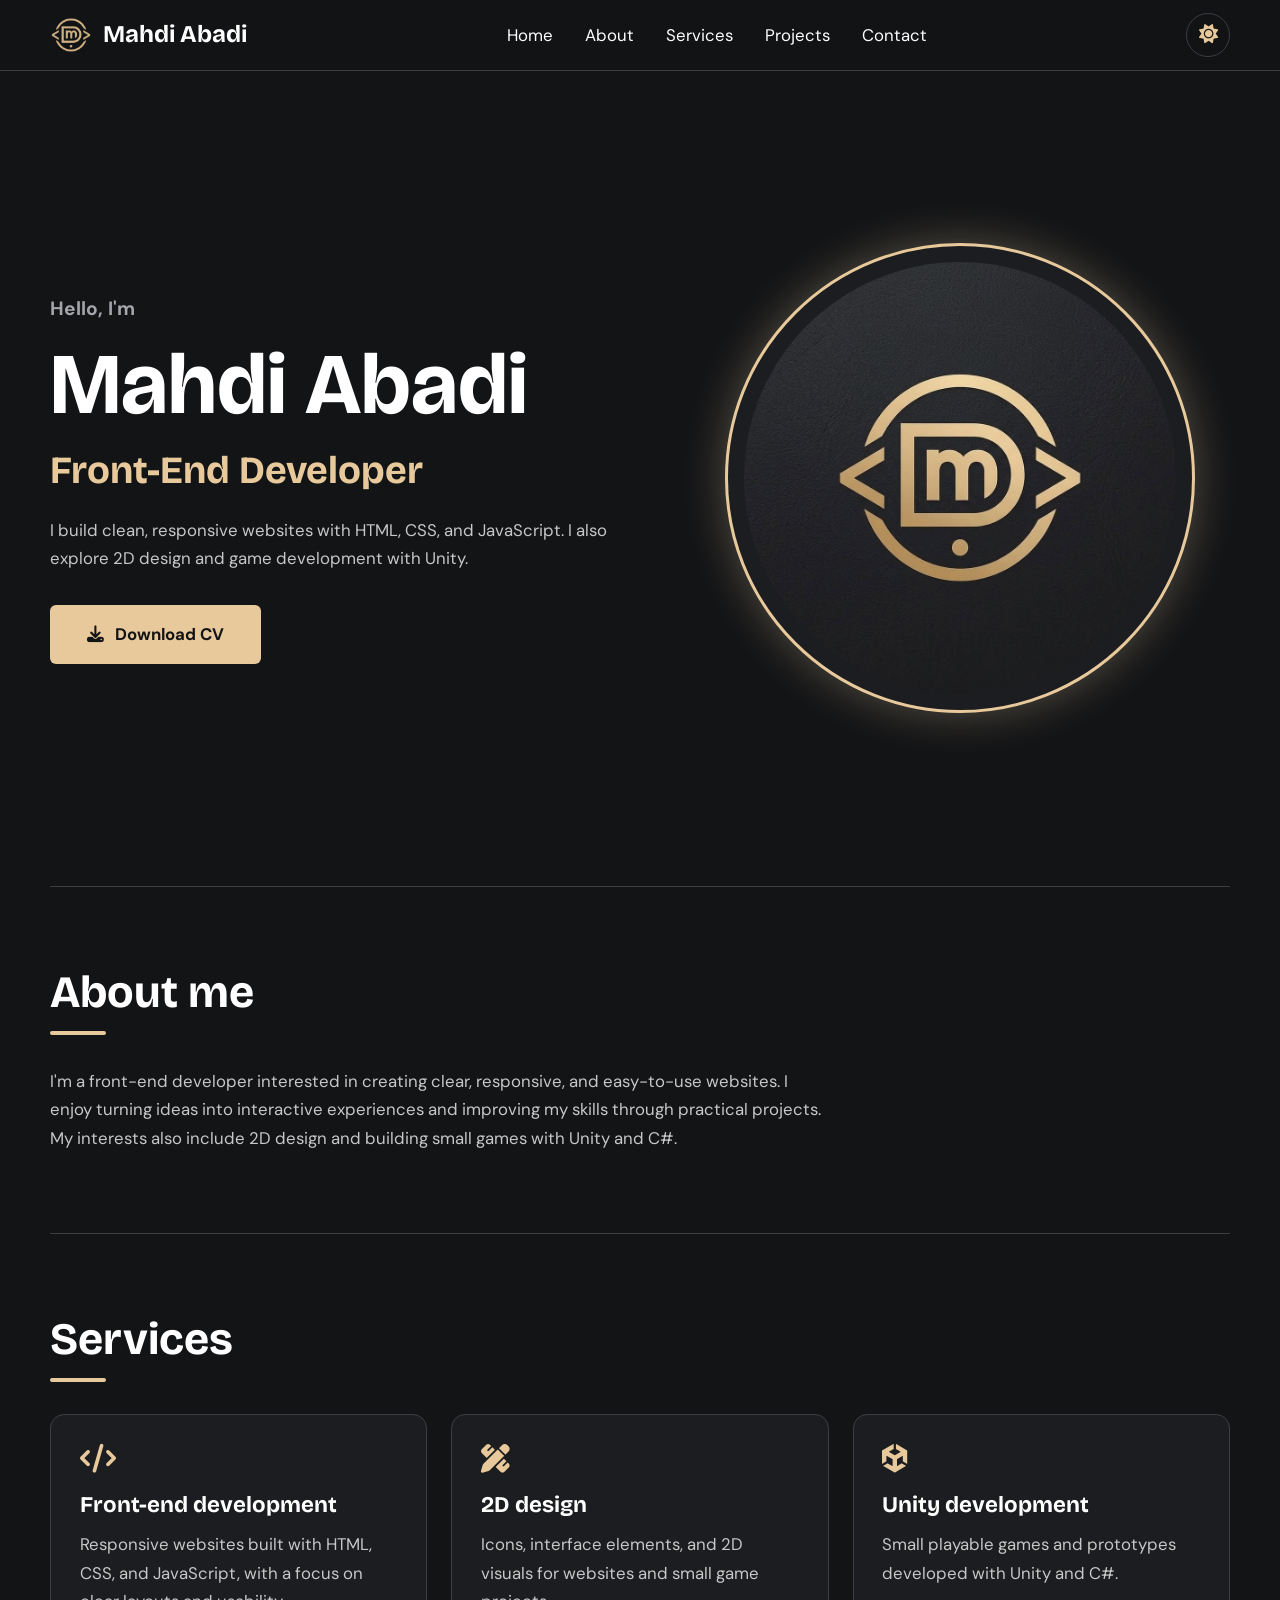
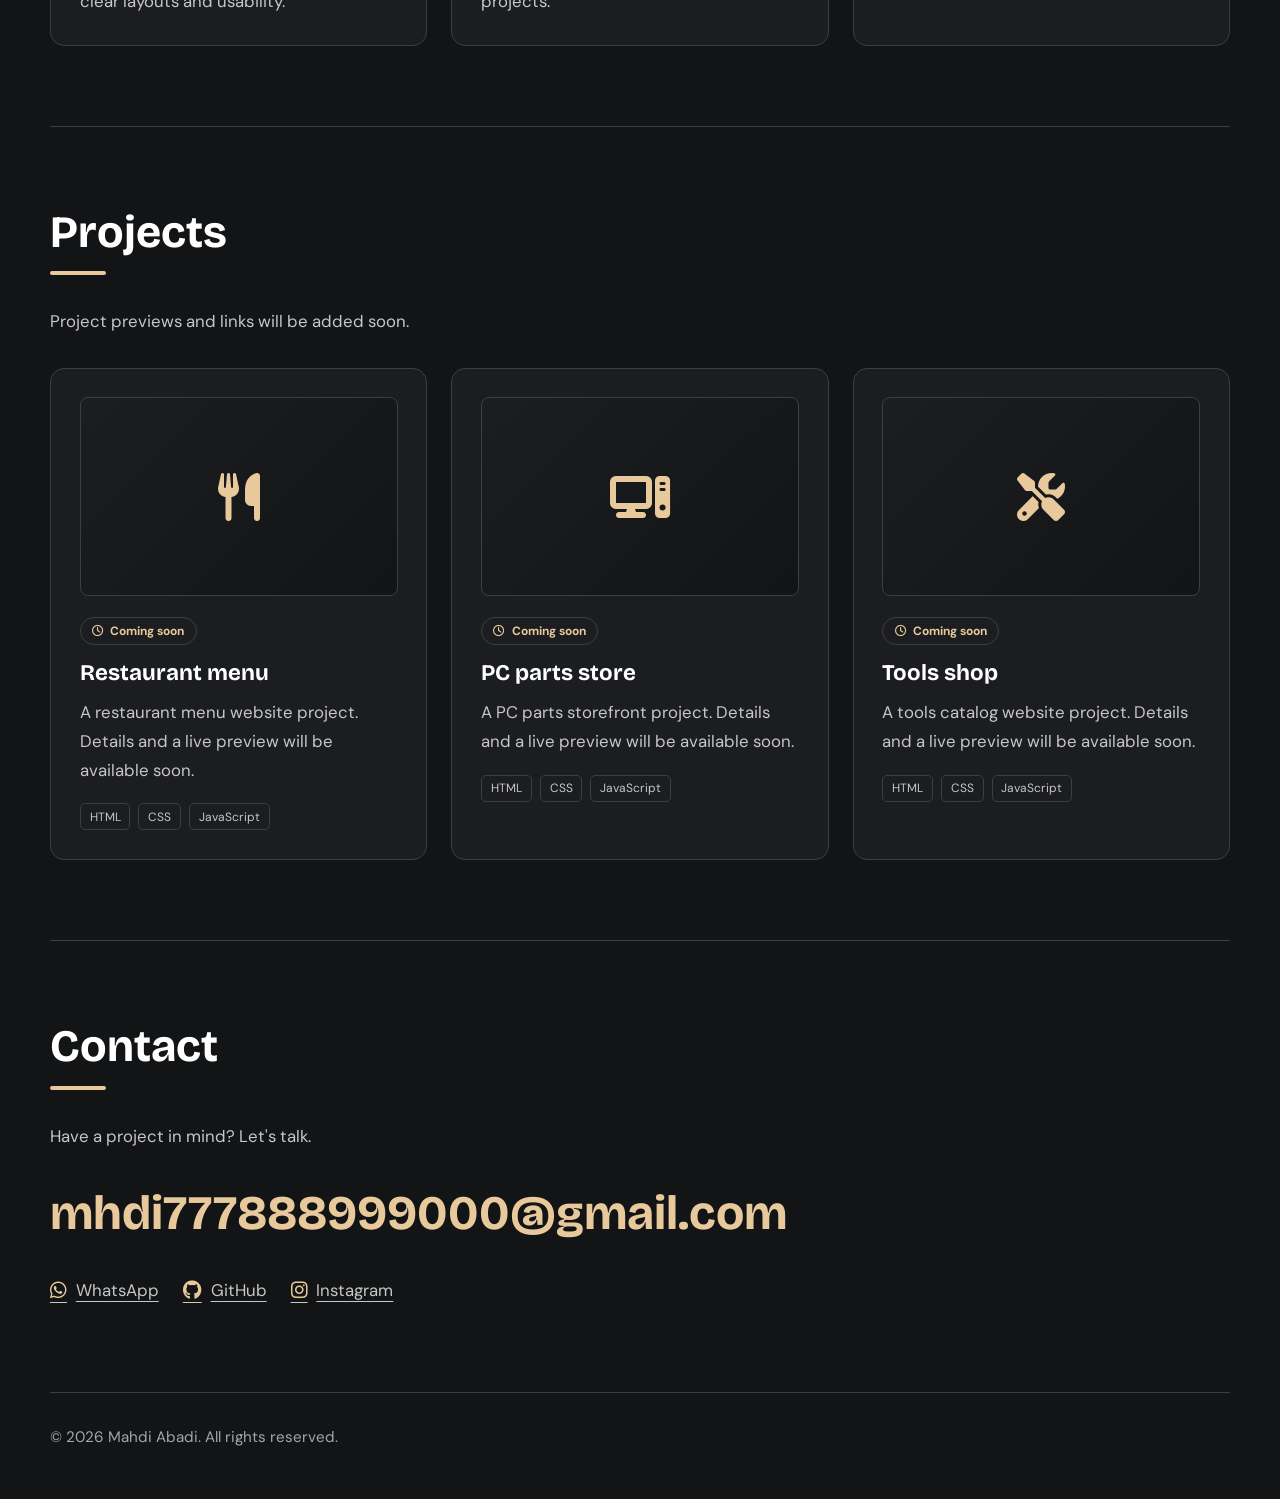
<file: Team/mahdi_abedi/portfolio(3)/index.html>
<!DOCTYPE html>
<html lang="en" data-theme="dark">
<head>
    <meta charset="UTF-8">
    <meta name="viewport" content="width=device-width, initial-scale=1">

    <title>Mahdi Abadi | Front-End Developer</title>

    <meta
        name="description"
        content="Mahdi Abadi's portfolio featuring front-end development, 2D design, and Unity projects."
    >

    <link rel="icon" href="img/logo.png">

    <link rel="preconnect" href="https://fonts.googleapis.com">
    <link rel="preconnect" href="https://fonts.gstatic.com" crossorigin>

    <link
        href="https://fonts.googleapis.com/css2?family=DM+Sans:wght@400;500;700&family=Bricolage+Grotesque:opsz,wght@12..96,700&display=swap"
        rel="stylesheet"
    >

    <link
        rel="stylesheet"
        href="https://cdnjs.cloudflare.com/ajax/libs/font-awesome/6.7.2/css/all.min.css"
    >

    <link rel="stylesheet" href="css/style.css">
    <script src="js/main.js" defer></script>
</head>

<body>
    <a class="skip-link" href="#main">Skip to content</a>

    <!-- Header -->
    <header class="header">
        <a class="brand" href="#home" aria-label="Mahdi Abadi home">
            <img src="img/logo.png" alt="" width="42" height="42">
            <span>Mahdi Abadi</span>
        </a>

        <nav class="nav" id="navLinks" aria-label="Main navigation">
            <a href="#home">Home</a>
            <a href="#about">About</a>
            <a href="#services">Services</a>
            <a href="#projects">Projects</a>
            <a href="#contact">Contact</a>
        </nav>

        <div class="header-actions">
            <button
                class="theme"
                id="theme"
                type="button"
                aria-label="Switch to light theme"
                title="Switch to light theme"
                hidden
            >
                <i
                    class="fa-solid fa-sun"
                    id="themeIcon"
                    aria-hidden="true"
                ></i>
            </button>

            <button
                class="menu-toggle"
                id="menuToggle"
                type="button"
                aria-label="Open menu"
                aria-controls="navLinks"
                aria-expanded="false"
                hidden
            >
                <i class="fa-solid fa-bars" aria-hidden="true"></i>
            </button>
        </div>
    </header>

    <!-- Social links -->
    <aside class="social" aria-label="Social links">
        <a
            href="https://wa.me/96170933847"
            target="_blank"
            rel="noopener noreferrer"
            aria-label="WhatsApp (opens in a new tab)"
        >
            <i class="fa-brands fa-whatsapp" aria-hidden="true"></i>
        </a>

        <a
            href="https://github.com/mahdi-221"
            target="_blank"
            rel="noopener noreferrer"
            aria-label="GitHub (opens in a new tab)"
        >
            <i class="fa-brands fa-github" aria-hidden="true"></i>
        </a>

        <a
            href="https://www.instagram.com/div.m2/"
            target="_blank"
            rel="noopener noreferrer"
            aria-label="Instagram (opens in a new tab)"
        >
            <i class="fa-brands fa-instagram" aria-hidden="true"></i>
        </a>
    </aside>

    <main id="main">
        <!-- Hero -->
        <section
            class="hero container"
            id="home"
            aria-labelledby="hero-title"
        >
            <div class="hero-text">
                <p class="hello">Hello, I'm</p>

                <h1 id="hero-title" data-words>Mahdi Abadi</h1>

                <p class="role" data-words>Front-End Developer</p>

                <p class="intro" data-words>
                    I build clean, responsive websites with HTML, CSS,
                    and JavaScript. I also explore 2D design and game
                    development with Unity.
                </p>

                <a class="btn" href="img/cv.pdf" download>
                    <i class="fa-solid fa-download" aria-hidden="true"></i>
                    <span>Download CV</span>
                </a>
            </div>

            <div class="photo">
                <img
                    src="img/icon1_divM2.png"
                    alt="Div.M2 logo"
                    width="480"
                    height="480"
                    fetchpriority="high"
                    decoding="async"
                >
            </div>
        </section>

        <!-- About -->
        <section
            class="section container"
            id="about"
            aria-labelledby="about-title"
        >
            <h2 class="reveal" id="about-title" data-words>
                About me
            </h2>

            <p class="about reveal" data-words>
                I'm a front-end developer interested in creating clear,
                responsive, and easy-to-use websites. I enjoy turning ideas
                into interactive experiences and improving my skills through
                practical projects. My interests also include 2D design
                and building small games with Unity and C#.
            </p>
        </section>

        <!-- Services -->
        <section
            class="section container"
            id="services"
            aria-labelledby="services-title"
        >
            <h2 class="reveal" id="services-title" data-words>
                Services
            </h2>

            <div class="cards">
                <article class="card reveal">
                    <i
                        class="fa-solid fa-code service-icon"
                        aria-hidden="true"
                    ></i>

                    <h3>Front-end development</h3>

                    <p>
                        Responsive websites built with HTML, CSS,
                        and JavaScript, with a focus on clear layouts
                        and usability.
                    </p>
                </article>

                <article class="card reveal">
                    <i
                        class="fa-solid fa-pen-ruler service-icon"
                        aria-hidden="true"
                    ></i>

                    <h3>2D design</h3>

                    <p>
                        Icons, interface elements, and 2D visuals
                        for websites and small game projects.
                    </p>
                </article>

                <article class="card reveal">
                    <i
                        class="fa-brands fa-unity service-icon"
                        aria-hidden="true"
                    ></i>

                    <h3>Unity development</h3>

                    <p>
                        Small playable games and prototypes developed
                        with Unity and C#.
                    </p>
                </article>
            </div>
        </section>

        <!-- Projects -->
        <section
            class="section container"
            id="projects"
            aria-labelledby="projects-title"
        >
            <h2 class="reveal" id="projects-title" data-words>
                Projects
            </h2>

            <p class="section-intro reveal">
                Project previews and links will be added soon.
            </p>

            <div class="cards">
                <article class="card project-card reveal">
                    <div class="thumb" aria-hidden="true">
                        <i class="fa-solid fa-utensils"></i>
                    </div>

                    <span class="status">
                        <i class="fa-regular fa-clock" aria-hidden="true"></i>
                        Coming soon
                    </span>

                    <h3>Restaurant menu</h3>

                    <p>
                        A restaurant menu website project.
                        Details and a live preview will be available soon.
                    </p>

                    <ul class="tags" aria-label="Technologies">
                        <li>HTML</li>
                        <li>CSS</li>
                        <li>JavaScript</li>
                    </ul>
                </article>

                <article class="card project-card reveal">
                    <div class="thumb" aria-hidden="true">
                        <i class="fa-solid fa-computer"></i>
                    </div>

                    <span class="status">
                        <i class="fa-regular fa-clock" aria-hidden="true"></i>
                        Coming soon
                    </span>

                    <h3>PC parts store</h3>

                    <p>
                        A PC parts storefront project.
                        Details and a live preview will be available soon.
                    </p>

                    <ul class="tags" aria-label="Technologies">
                        <li>HTML</li>
                        <li>CSS</li>
                        <li>JavaScript</li>
                    </ul>
                </article>

                <article class="card project-card reveal">
                    <div class="thumb" aria-hidden="true">
                        <i class="fa-solid fa-screwdriver-wrench"></i>
                    </div>

                    <span class="status">
                        <i class="fa-regular fa-clock" aria-hidden="true"></i>
                        Coming soon
                    </span>

                    <h3>Tools shop</h3>

                    <p>
                        A tools catalog website project.
                        Details and a live preview will be available soon.
                    </p>

                    <ul class="tags" aria-label="Technologies">
                        <li>HTML</li>
                        <li>CSS</li>
                        <li>JavaScript</li>
                    </ul>
                </article>
            </div>
        </section>

        <!-- Contact -->
        <section
            class="section container"
            id="contact"
            aria-labelledby="contact-title"
        >
            <h2 class="reveal" id="contact-title" data-words>
                Contact
            </h2>

            <p class="section-intro reveal">
                Have a project in mind? Let's talk.
            </p>

            <a
                class="mail reveal"
                href="mailto:mhdi777888999000@gmail.com"
            >
                mhdi777888999000@gmail.com
            </a>

            <div class="contact-links">
                <a
                    href="https://wa.me/96170933847"
                    target="_blank"
                    rel="noopener noreferrer"
                >
                    <i class="fa-brands fa-whatsapp" aria-hidden="true"></i>
                    WhatsApp
                    <span class="sr-only"> (opens in a new tab)</span>
                </a>

                <a
                    href="https://github.com/mahdi-221"
                    target="_blank"
                    rel="noopener noreferrer"
                >
                    <i class="fa-brands fa-github" aria-hidden="true"></i>
                    GitHub
                    <span class="sr-only"> (opens in a new tab)</span>
                </a>

                <a
                    href="https://www.instagram.com/div.m2/"
                    target="_blank"
                    rel="noopener noreferrer"
                >
                    <i class="fa-brands fa-instagram" aria-hidden="true"></i>
                    Instagram
                    <span class="sr-only"> (opens in a new tab)</span>
                </a>
            </div>
        </section>
    </main>

    <!-- Footer -->
    <footer class="footer container">
        <p>
            &copy; <span id="year">2026</span> Mahdi Abadi.
            All rights reserved.
        </p>
    </footer>
</body>
</html>
</file>
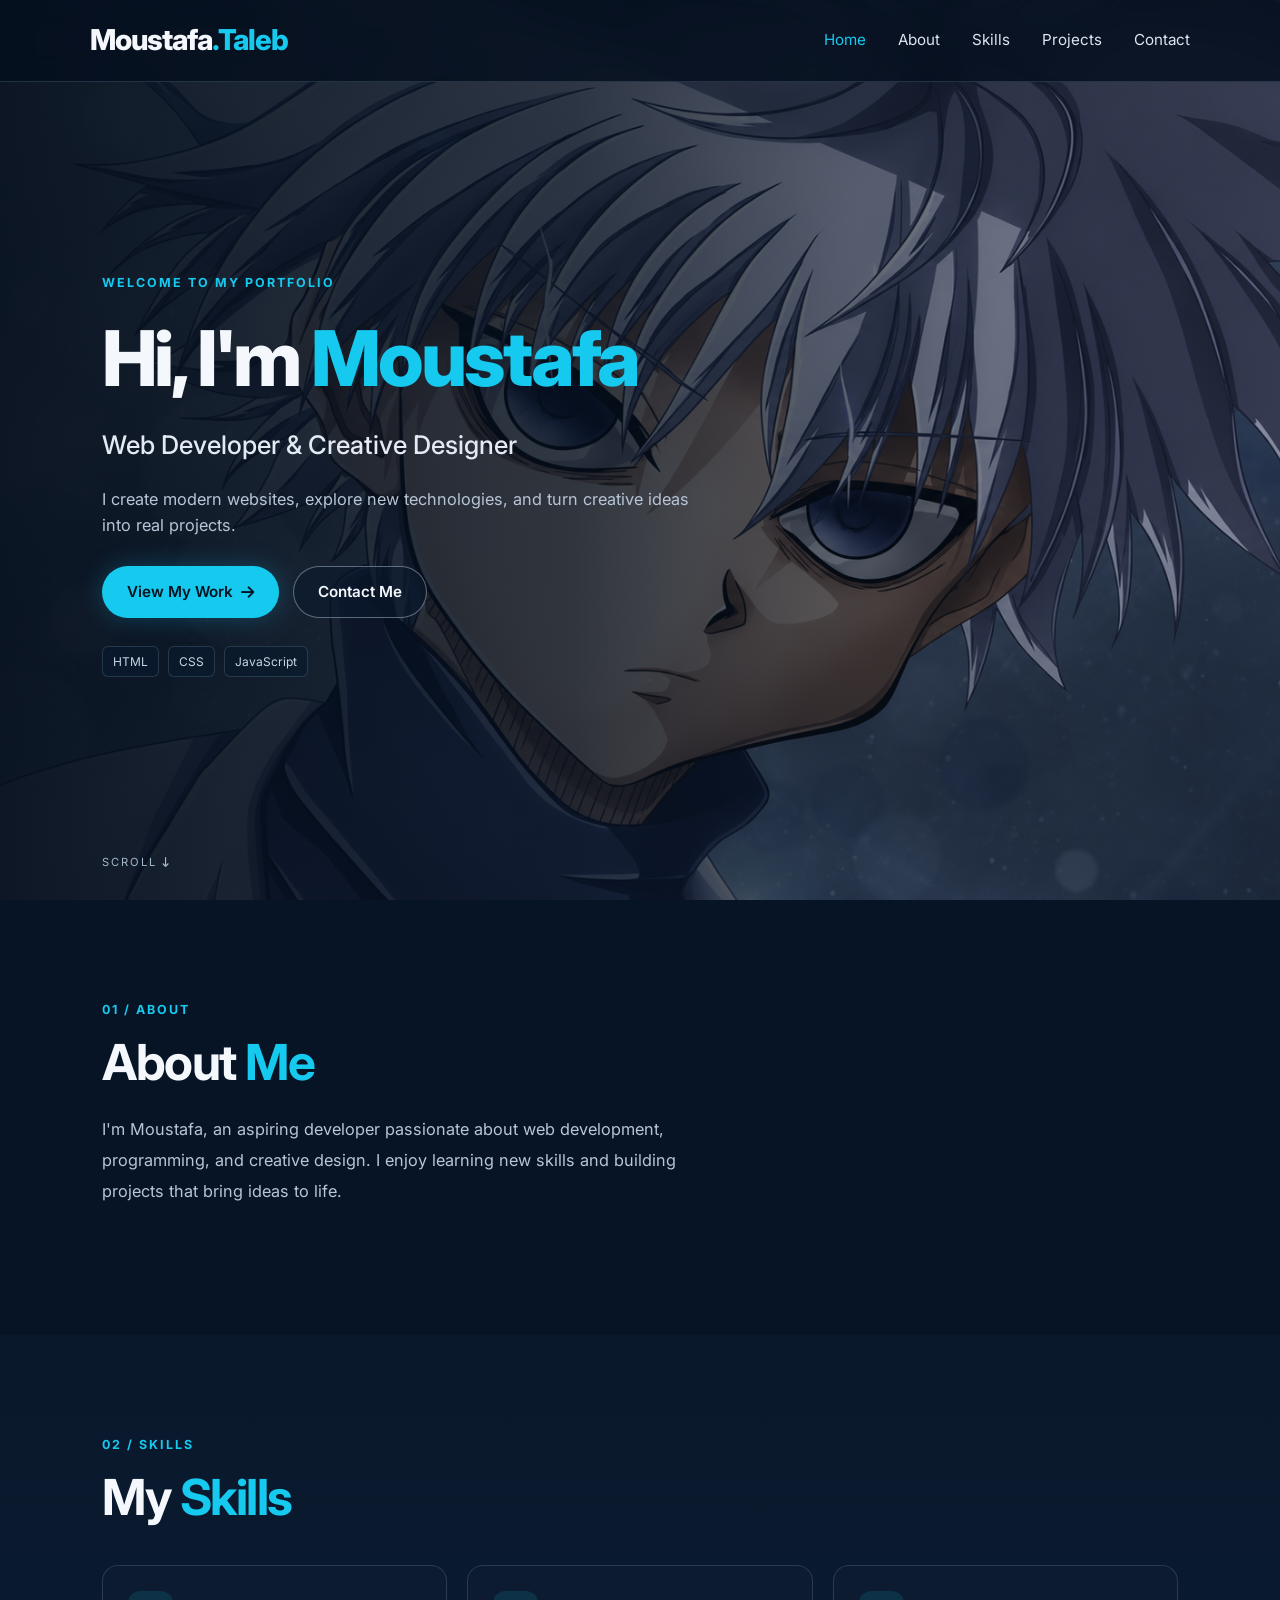
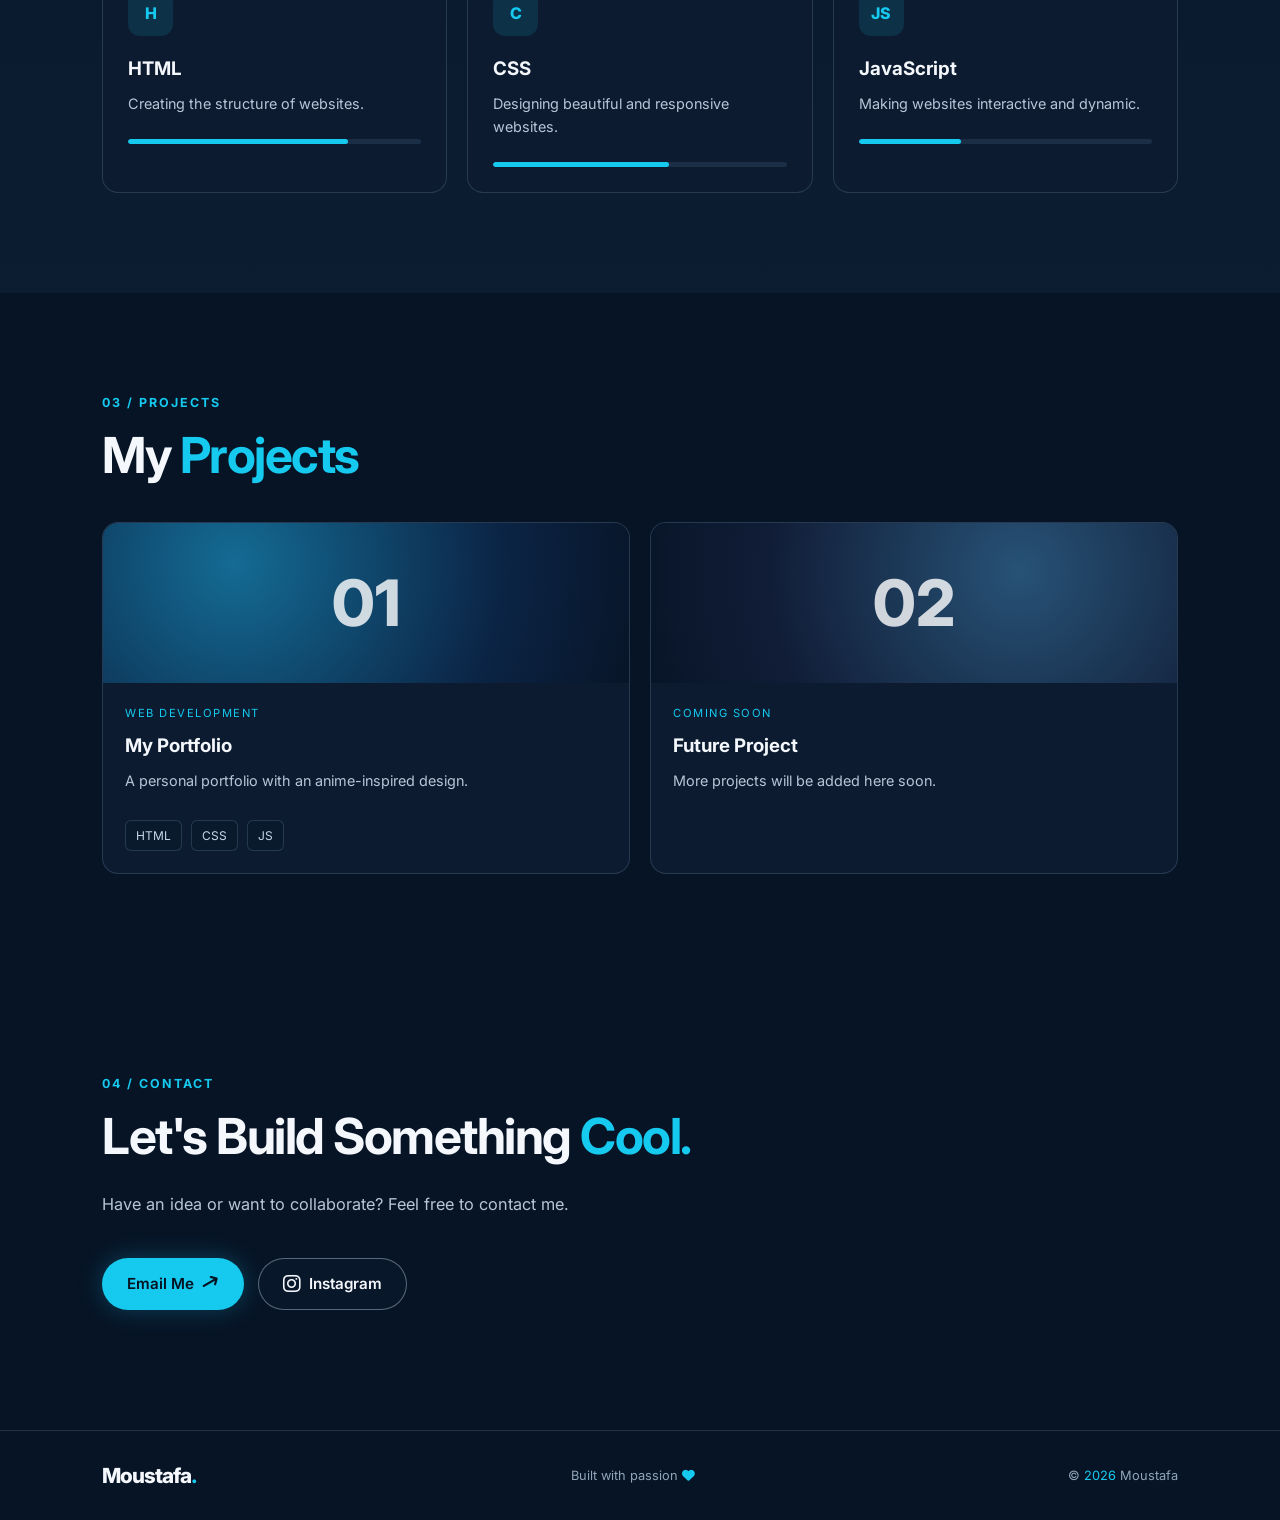
<file: Team/mostafa_taleb/portfolio(2)/index.html>
<!DOCTYPE html>
<html lang="en">
<head>
<meta charset="UTF-8">
<meta name="viewport" content="width=device-width, initial-scale=1.0">

<meta
    name="description"
    content="Moustafa's personal portfolio featuring web development skills, projects, and contact information."
>

<title>Moustafa | Portfolio</title>

<link rel="icon" href="img/icon1_divM2.png">
<link rel="stylesheet" href="css/style.css">

<link
    rel="stylesheet"
    href="https://cdnjs.cloudflare.com/ajax/libs/font-awesome/6.7.2/css/all.min.css"
>

<script src="js/main.js" defer></script>
</head>

<body>
<!-- Navigation -->
<header class="navbar">
    <a href="#home" class="logo">
    Moustafa<span>.Taleb</span>
    </a>

    <button
    type="button"
    class="menu-toggle"
    id="menuToggle"
    aria-label="Open menu"
    aria-controls="navLinks"
    aria-expanded="false"
    >
    <i class="fa-solid fa-bars" aria-hidden="true"></i>
    </button>

    <nav id="navLinks" aria-label="Main navigation">
    <a href="#home" class="active" aria-current="location">Home</a>
    <a href="#about">About</a>
    <a href="#skills">Skills</a>
    <a href="#projects">Projects</a>
    <a href="#contact">Contact</a>
    </nav>
</header>

<main>
    <!-- Home -->
    <section class="hero" id="home" aria-labelledby="home-title">
    <div class="hero-content">
        <p class="eyebrow">WELCOME TO MY PORTFOLIO</p>

        <h1 id="home-title">
        Hi, I'm <span>Moustafa</span>
        </h1>

        <h2 class="subtitle">
        Web Developer &amp; Creative Designer
        </h2>

        <p class="intro">
        I create modern websites, explore new technologies,
        and turn creative ideas into real projects.
        </p>

        <div class="hero-buttons">
        <a href="#projects" class="btn primary">
            View My Work
            <i class="fa-solid fa-arrow-right" aria-hidden="true"></i>
        </a>

        <a href="#contact" class="btn secondary">
            Contact Me
        </a>
        </div>

        <div class="tags" aria-label="Technologies">
        <span>HTML</span>
        <span>CSS</span>
        <span>JavaScript</span>
        </div>
    </div>

    <a href="#about" class="scroll-down">
        SCROLL
        <i class="fa-solid fa-arrow-down-long" aria-hidden="true"></i>
    </a>
    </section>

    <!-- About -->
    <section class="section" id="about" aria-labelledby="about-title">
    <p class="section-label">01 / ABOUT</p>

    <h2 id="about-title">About <span>Me</span></h2>

    <p class="description">
        I'm Moustafa, an aspiring developer passionate about
        web development, programming, and creative design.
        I enjoy learning new skills and building projects
        that bring ideas to life.
    </p>
    </section>

    <!-- Skills -->
    <section
    class="skills-section"
    id="skills"
    aria-labelledby="skills-title"
    >
    <div class="section">
        <p class="section-label">02 / SKILLS</p>

        <h2 id="skills-title">My <span>Skills</span></h2>

        <div class="cards">
        <article class="card">
            <div class="skill-icon" aria-hidden="true">H</div>

            <h3>HTML</h3>
            <p>Creating the structure of websites.</p>

            <div
            class="progress"
            role="progressbar"
            aria-label="HTML skill level"
            aria-valuemin="0"
            aria-valuemax="100"
            aria-valuenow="75"
            >
            <span style="width: 75%"></span>
            </div>
        </article>

        <article class="card">
            <div class="skill-icon" aria-hidden="true">C</div>

            <h3>CSS</h3>
            <p>Designing beautiful and responsive websites.</p>

            <div
            class="progress"
            role="progressbar"
            aria-label="CSS skill level"
            aria-valuemin="0"
            aria-valuemax="100"
            aria-valuenow="60"
            >
            <span style="width: 60%"></span>
            </div>
        </article>

        <article class="card">
            <div class="skill-icon" aria-hidden="true">JS</div>

            <h3>JavaScript</h3>
            <p>Making websites interactive and dynamic.</p>

            <div
            class="progress"
            role="progressbar"
            aria-label="JavaScript skill level"
            aria-valuemin="0"
            aria-valuemax="100"
            aria-valuenow="35"
            >
            <span style="width: 35%"></span>
            </div>
        </article>
        </div>
    </div>
    </section>

    <!-- Projects -->
    <section
    class="section"
    id="projects"
    aria-labelledby="projects-title"
    >
    <p class="section-label">03 / PROJECTS</p>

    <h2 id="projects-title">My <span>Projects</span></h2>

    <div class="cards project-grid">
        <article class="project-card">
        <div class="project-art" aria-hidden="true">01</div>

        <div class="project-info">
            <p class="project-type">WEB DEVELOPMENT</p>

            <h3>My Portfolio</h3>

            <p>
            A personal portfolio with an anime-inspired design.
            </p>

            <div class="tags" aria-label="Project technologies">
            <span>HTML</span>
            <span>CSS</span>
            <span>JS</span>
            </div>
        </div>
        </article>

        <article class="project-card">
        <div class="project-art second" aria-hidden="true">02</div>

        <div class="project-info">
            <p class="project-type">COMING SOON</p>

            <h3>Future Project</h3>

            <p>More projects will be added here soon.</p>
        </div>
        </article>
    </div>
    </section>

    <!-- Contact -->
    <section
    class="section contact-section"
    id="contact"
    aria-labelledby="contact-title"
    >
    <p class="section-label">04 / CONTACT</p>

    <h2 id="contact-title">
        Let's Build Something <span>Cool.</span>
    </h2>

    <p class="description">
        Have an idea or want to collaborate?
        Feel free to contact me.
    </p>

    <a
        href="mailto:originalcell1355@icloud.com"
        class="btn primary"
    >
        Email Me
        <span aria-hidden="true">
        <i class="fa-solid fa-arrow-right-long"></i>
        </span>
    </a>

    <a
        href="https://www.instagram.com/moustafa__tb/"
        class="btn secondary instagram-btn"
        target="_blank"
        rel="noopener noreferrer"
    >
        <i class="fa-brands fa-instagram" aria-hidden="true"></i>
        Instagram
    </a>
    </section>
</main>

<!-- Footer -->
<footer>
    <a href="#home" class="logo">
    Moustafa<span>.</span>
    </a>

    <p>
    Built with passion
    <span>
        <i class="fa-solid fa-heart" aria-hidden="true"></i>
    </span>
    </p>

    <p>© <span id="year"></span> Moustafa</p>
</footer>
</body>
</html>
</file>
<file: Team/mahdi_abedi/portfolio(3)/css/style.css>
/*  COLORS & THEMES */
:root {
    --max: 1180px;
}

[data-theme="dark"] {
    color-scheme: dark;

    --base: #131416;
    --surface: #1c1d20;
    --header-bg: rgba(19, 20, 22, 0.94);
    --text: #fff;
    --para: #c7c7c7;
    --faint: #a5a5ab;
    --accent: #e8c99b;
    --glow: #f6dcae;
    --glow-soft: rgba(246, 220, 174, 0.3);
    --on-accent: #131416;
    --line: #3a3f44;
}

[data-theme="light"] {
    color-scheme: light;

    --base: #f7f4ee;
    --surface: #fff;
    --header-bg: rgba(247, 244, 238, 0.94);
    --text: #1c1c1f;
    --para: #46464c;
    --faint: #626269;
    --accent: #805b1d;
    --glow: #986d20;
    --glow-soft: rgba(184, 137, 47, 0.25);
    --on-accent: #fff;
    --line: #ddd6c8;
}

/*  BASE  */

*,
*::before,
*::after {
    box-sizing: border-box;
}

[hidden] {
    display: none !important;
}

html {
    scroll-behavior: smooth;
    scroll-padding-top: var(--header-offset, 100px);
}

body {
    margin: 0;
    background: var(--base);
    color: var(--text);
    font: 400 1.05rem / 1.7 "DM Sans", system-ui, sans-serif;
    transition: background-color 0.3s, color 0.3s;
}

h1,
h2,
h3 {
    margin: 0;
    font-family: "Bricolage Grotesque", "DM Sans", sans-serif;
    line-height: 1.15;
}

a {
    color: inherit;
}

button {
    font: inherit;
}

img {
    display: block;
    max-width: 100%;
}

:focus-visible {
    outline: 3px solid var(--accent);
    outline-offset: 5px;
}

.container {
    width: min(calc(100% - 3rem), var(--max));
    margin-inline: auto;
}

.sr-only {
    position: absolute;
    width: 1px;
    height: 1px;
    padding: 0;
    margin: -1px;
    overflow: hidden;
    clip-path: inset(50%);
    white-space: nowrap;
    border: 0;
}

.skip-link {
    position: fixed;
    top: 0.75rem;
    left: 1rem;
    z-index: 100;
    padding: 0.65rem 1rem;
    border-radius: 6px;
    background: var(--accent);
    color: var(--on-accent);
    font-weight: 700;
    text-decoration: none;
    transform: translateY(-200%);
}

.skip-link:focus {
    transform: translateY(0);
}

/* HEADER */

.header {
    position: sticky;
    top: 0;
    z-index: 10;

    display: flex;
    align-items: center;
    justify-content: space-between;
    gap: 1.5rem;

    padding:
        0.8rem
        max(1.5rem, calc((100% - var(--max)) / 2));

    border-bottom: 1px solid var(--line);
    background: var(--header-bg);

    backdrop-filter: blur(10px);
    -webkit-backdrop-filter: blur(10px);
}

.brand {
    display: flex;
    align-items: center;
    gap: 0.7rem;
    min-width: 0;

    font: 700 1.5rem / 1.2
        "Bricolage Grotesque", sans-serif;

    text-decoration: none;
}

.brand img {
    flex-shrink: 0;
    object-fit: contain;
}

.brand span {
    white-space: nowrap;
}

.nav {
    display: flex;
    align-items: center;
    gap: clamp(1rem, 2.5vw, 2.2rem);
}

.nav a {
    display: inline-flex;
    align-items: center;
    min-height: 44px;

    text-decoration: none;
    transition: color 0.2s, text-shadow 0.2s;
}

.header-actions {
    display: flex;
    align-items: center;
    flex-shrink: 0;
    gap: 0.65rem;
}

.theme,
.menu-toggle {
    display: inline-flex;
    align-items: center;
    justify-content: center;
    flex-shrink: 0;

    width: 44px;
    height: 44px;
    padding: 0;

    border: 1px solid var(--line);
    border-radius: 50%;
    background: transparent;
    color: var(--accent);

    font-size: 1.2rem;
    cursor: pointer;

    transition:
        color 0.2s,
        border-color 0.2s,
        box-shadow 0.2s;
}

.menu-toggle {
    display: none;
}

.theme:hover,
.menu-toggle:hover {
    border-color: var(--accent);
    color: var(--glow);
    box-shadow: 0 0 18px var(--glow-soft);
}

.nav a:hover,
.w:hover {
    color: var(--glow);
    text-shadow: 0 0 14px var(--glow-soft);
}

.w {
    transition: color 0.2s, text-shadow 0.2s;
}

/* SOCIAL LINKS */

.social {
    position: fixed;
    top: 50%;
    right: 1rem;
    z-index: 5;

    display: flex;
    flex-direction: column;
    gap: 0.8rem;

    transform: translateY(-50%);
}

.social a {
    display: grid;
    place-items: center;

    width: 44px;
    height: 44px;

    border: 1px solid var(--line);
    border-radius: 50%;
    background: var(--header-bg);
    color: var(--accent);

    font-size: 1.25rem;
    text-decoration: none;

    transition:
        color 0.2s,
        box-shadow 0.2s,
        transform 0.2s;
}

.social a:hover {
    color: var(--glow);
    box-shadow: 0 0 18px var(--glow-soft);
    transform: translateX(-3px);
}

/* HERO */

.hero {
    display: grid;
    grid-template-columns: 1.1fr 1fr;
    align-items: center;
    gap: 3rem;

    min-height: calc(100vh - 85px);
    min-height: calc(100svh - 85px);
    padding-block: 4rem;
}

.hero-text {
    min-width: 0;
}

.hello {
    margin: 0 0 0.6rem;
    color: var(--faint);
    font-size: 1.2rem;
    font-weight: 700;
}

.hero h1 {
    font-size: clamp(3rem, 7vw, 5.4rem);
    overflow-wrap: anywhere;
}

.role {
    margin: 0.8rem 0 1.4rem;
    color: var(--accent);

    font: 700 clamp(1.5rem, 3.4vw, 2.4rem) / 1.2
        "Bricolage Grotesque", sans-serif;
}

.intro {
    max-width: 48ch;
    margin: 0 0 2rem;
    color: var(--para);
}

.btn {
    display: inline-flex;
    align-items: center;
    justify-content: center;
    gap: 0.7rem;

    max-width: 100%;
    padding: 0.95rem 2.3rem;

    border-radius: 6px;
    background: var(--accent);
    color: var(--on-accent);

    font-weight: 700;
    text-align: center;
    text-decoration: none;

    transition:
        box-shadow 0.2s,
        transform 0.2s,
        background-color 0.2s;
}

.btn:hover {
    background: var(--glow);
    box-shadow: 0 0 28px var(--glow-soft);
    transform: translateY(-2px);
}

.photo {
    justify-self: center;
    width: min(100%, 470px);
    aspect-ratio: 1;

    animation: float 6s ease-in-out infinite;
}

.photo img {
    width: 100%;
    height: 100%;
    padding: 1rem;

    object-fit: contain;

    border: 3px solid var(--accent);
    border-radius: 50%;
    background: var(--surface);

    box-shadow: 0 0 45px var(--glow-soft);
}

@keyframes float {
    50% {
        transform: translateY(-14px);
    }
}

/* SECTIONS */

.section {
    padding-block: 5rem;
    border-top: 1px solid var(--line);
}

.section h2 {
    margin-bottom: 2rem;
    font-size: clamp(2rem, 4vw, 2.8rem);
}

.section h2::after {
    content: "";
    display: block;

    width: 56px;
    height: 4px;
    margin-top: 0.8rem;

    border-radius: 2px;
    background: var(--accent);
}

.about {
    max-width: 65ch;
    margin: 0;
    color: var(--para);
}

.section-intro {
    max-width: 60ch;
    margin: 0 0 2rem;
    color: var(--para);
}

.cards {
    display: grid;
    grid-template-columns: repeat(3, minmax(0, 1fr));
    gap: 1.5rem;
}

.card {
    min-width: 0;
    padding: 1.8rem;

    border: 1px solid var(--line);
    border-radius: 14px;
    background: var(--surface);

    transition:
        border-color 0.25s,
        box-shadow 0.25s;
}

.card:hover {
    border-color: var(--accent);
    box-shadow: 0 0 25px var(--glow-soft);
}

.service-icon {
    display: block;
    margin-bottom: 1.2rem;
    color: var(--accent);
    font-size: 1.8rem;
}

.card h3 {
    margin-bottom: 0.8rem;
    font-size: 1.4rem;
    overflow-wrap: anywhere;
    transition: color 0.2s;
}

.card:hover h3 {
    color: var(--glow);
}

.card p {
    margin: 0;
    color: var(--para);
}

/* PROJECTS */

.thumb {
    display: grid;
    place-items: center;

    aspect-ratio: 16 / 10;
    margin-bottom: 1.2rem;
    overflow: hidden;

    border: 1px solid var(--line);
    border-radius: 8px;

    background:
        linear-gradient(135deg, var(--surface), var(--base));
}

.thumb > i {
    color: var(--accent);
    font-size: 3rem;
}

.thumb img {
    width: 100%;
    height: 100%;
    object-fit: cover;
}

.status {
    display: inline-flex;
    align-items: center;
    gap: 0.4rem;

    margin-bottom: 0.9rem;
    padding: 0.2rem 0.7rem;

    border: 1px solid var(--line);
    border-radius: 999px;
    color: var(--accent);

    font-size: 0.75rem;
    font-weight: 700;
}

.tags {
    display: flex;
    flex-wrap: wrap;
    gap: 0.5rem;

    margin: 1.2rem 0 0;
    padding: 0;
    list-style: none;
}

.tags li {
    padding: 0.15rem 0.55rem;

    border: 1px solid var(--line);
    border-radius: 5px;

    color: var(--para);
    font-size: 0.75rem;
}

/* CONTACT */

.mail {
    display: inline-block;
    max-width: 100%;

    color: var(--accent);
    font: 700 clamp(1.35rem, 4.5vw, 3rem) / 1.3
        "Bricolage Grotesque", sans-serif;

    text-decoration: none;
    overflow-wrap: anywhere;

    transition: color 0.2s, text-shadow 0.2s;
}

.mail:hover {
    color: var(--glow);
    text-shadow: 0 0 24px var(--glow-soft);
}

.contact-links {
    display: flex;
    flex-wrap: wrap;
    gap: 0.5rem 1.5rem;
    margin-top: 1.5rem;
}

.contact-links a {
    display: inline-flex;
    align-items: center;
    gap: 0.55rem;

    min-height: 44px;

    color: var(--para);
    text-underline-offset: 5px;
    transition: color 0.2s;
}

.contact-links i {
    color: var(--accent);
    font-size: 1.2rem;
}

.contact-links a:hover {
    color: var(--accent);
}

/* FOOTER */

.footer {
    padding-block: 2rem 3rem;
    border-top: 1px solid var(--line);

    color: var(--faint);
    font-size: 0.95rem;
}

.footer p {
    margin: 0;
}

/* SCROLL ANIMATION */

.reveal-pending {
    opacity: 0;
    transform: translateY(28px);
}

.reveal-pending.show {
    opacity: 1;
    transform: translateY(0);

    transition:
        opacity 0.7s ease,
        transform 0.7s ease;
}

/* RESPONSIVE */

@media (max-width: 1350px) {
    .social {
        display: none;
    }
}

@media (max-width: 900px) {
    .header {
        flex-wrap: wrap;
        gap: 0;
        padding: 0.8rem 1.25rem;
    }

    .brand {
        font-size: clamp(1rem, 3vw, 1.35rem);
    }

    .header-actions {
        margin-left: auto;
    }

    .nav {
        order: 3;
        justify-content: center;
        flex-wrap: wrap;

        width: 100%;
        margin-top: 0.8rem;
        gap: 0.3rem 1rem;
    }

    .menu-ready .menu-toggle {
        display: inline-flex;
    }

    .menu-ready .nav {
        display: none;
        flex-direction: column;
        align-items: stretch;
        gap: 0.25rem;

        max-height: calc(100vh - 100px);
        max-height: calc(100dvh - 100px);
        padding-top: 0.75rem;
        overflow-y: auto;

        border-top: 1px solid var(--line);
    }

    .menu-ready .nav.is-open {
        display: flex;
    }

    .menu-ready .nav a {
        justify-content: center;
        min-height: 46px;
        padding: 0.65rem 1rem;
        border-radius: 8px;
    }

    .menu-ready .nav a:hover {
        background: var(--surface);
    }

    .hero {
        grid-template-columns: 1fr;
        gap: 2.5rem;

        min-height: auto;
        padding-block: 3.5rem;
        text-align: center;
    }

    .photo {
        order: -1;
        width: min(70%, 300px);
    }

    .intro {
        margin-inline: auto;
    }

    .cards {
        grid-template-columns: repeat(2, minmax(0, 1fr));
    }
}

@media (max-width: 600px) {
    .container {
        width: calc(100% - 2rem);
    }

    .header {
        padding: 0.75rem 1rem;
    }

    .brand {
        gap: 0.45rem;
        font-size: 1.05rem;
    }

    .brand img {
        width: 34px;
        height: 34px;
    }

    .header-actions {
        gap: 0.4rem;
    }

    .nav {
        font-size: 0.9rem;
    }

    .hero {
        gap: 2rem;
        padding-block: 2.75rem;
    }

    .hero h1 {
        font-size: clamp(2.5rem, 11vw, 3.8rem);
    }

    .role {
        font-size: clamp(1.35rem, 6vw, 1.8rem);
    }

    .intro,
    .about,
    .card p {
        font-size: 1rem;
    }

    .photo {
        width: min(75%, 250px);
    }

    .section {
        padding-block: 3rem;
    }

    .cards {
        grid-template-columns: minmax(0, 1fr);
        gap: 1rem;
    }

    .card {
        padding: 1.4rem;
    }

    .mail {
        font-size: clamp(1.25rem, 5.5vw, 2rem);
    }

    .contact-links {
        gap: 0.5rem 1rem;
    }

    .footer {
        padding-block: 1.5rem 2rem;
        text-align: center;
    }
}

@media (max-width: 360px) {
    .brand span {
        max-width: 100px;
        white-space: normal;
    }

    .header {
        padding-inline: 0.75rem;
    }
}

/* REDUCED MOTION */

@media (prefers-reduced-motion: reduce) {
    html {
        scroll-behavior: auto;
    }

    *,
    *::before,
    *::after {
        animation: none !important;
        transition: none !important;
    }

    .reveal-pending,
    .reveal-pending.show {
        opacity: 1;
        transform: none;
    }

    .btn:hover,
    .social a:hover {
        transform: none;
    }
}
</file>
<file: Team/mostafa_taleb/portfolio(2)/css/style.css>
@import url("https://fonts.googleapis.com/css2?family=Inter:wght@400;500;600;700;800&display=swap");

:root {
--bg: #071426;
--card: #0c1b30;
--cyan: #16c9ef;
--white: #f4f7fb;
--muted: #b7c5d7;
--border: rgba(160, 198, 230, 0.18);
--nav-height: 82px;
}

/* GENERAL */

*,
*::before,
*::after {
margin: 0;
padding: 0;
box-sizing: border-box;
}

html {
scroll-behavior: smooth;
scroll-padding-top: calc(var(--nav-height) + 18px);
}

body {
background: var(--bg);
color: var(--white);
font-family: "Inter", sans-serif;
line-height: 1.6;
}

a {
color: inherit;
text-decoration: none;
}

button {
font: inherit;
}

a:focus-visible,
button:focus-visible {
outline: 2px solid var(--cyan);
outline-offset: 5px;
}

/* NAVBAR */

.navbar {
height: var(--nav-height);
padding: 0 7%;

display: flex;
align-items: center;
justify-content: space-between;
gap: 20px;

position: fixed;
top: 0;
left: 0;
right: 0;
z-index: 100;

background: rgba(5, 16, 31, 0.85);
backdrop-filter: blur(15px);
-webkit-backdrop-filter: blur(15px);
border-bottom: 1px solid var(--border);
}

.logo {
font-size: 1.8rem;
font-weight: 800;
letter-spacing: -1px;
white-space: nowrap;
}

.logo span,
h1 span,
.section h2 span {
color: var(--cyan);
}

#navLinks {
display: flex;
align-items: center;
gap: 32px;
}

#navLinks a {
color: #dce5f0;
font-size: 0.95rem;
transition: color 0.3s ease;
}

#navLinks a:hover,
#navLinks a.active {
color: var(--cyan);
}

.menu-toggle {
display: none;
align-items: center;
justify-content: center;

min-width: 44px;
min-height: 44px;
padding: 8px 12px;

color: var(--white);
background: transparent;
border: 1px solid var(--border);
border-radius: 8px;

font-size: 1.2rem;
cursor: pointer;
}

/* HOME HERO */

.hero {
min-height: 100vh;
min-height: 100svh;
padding: 140px 8% 90px;

display: flex;
align-items: center;

position: relative;
overflow: hidden;

background:
    linear-gradient(
    90deg,
    rgba(4, 14, 28, 0.96) 0%,
    rgba(4, 14, 28, 0.82) 45%,
    rgba(4, 14, 28, 0.35) 100%
    ),
    url("../img/mostafa_wallpaper.png") center 38% / cover no-repeat,
    var(--bg);
}

.hero-content {
position: relative;
z-index: 2;
width: 100%;
max-width: 780px;
animation: fadeIn 1s ease;
}

.eyebrow,
.section-label {
color: var(--cyan);
font-size: 0.78rem;
font-weight: 700;
letter-spacing: 2px;
}

h1 {
margin: 22px 0;
font-size: clamp(2.8rem, 6vw, 5.3rem);
line-height: 1.15;
letter-spacing: -3px;
font-weight: 800;
}

.subtitle {
margin-bottom: 20px;
font-size: clamp(1.1rem, 2.3vw, 1.6rem);
font-weight: 500;
color: #e3eaf4;
}

.intro,
.description {
max-width: 620px;
margin-bottom: 28px;
color: var(--muted);
font-size: 1.02rem;
overflow-wrap: anywhere;
}

.hero-buttons {
display: flex;
flex-wrap: wrap;
gap: 14px;
}

.btn {
display: inline-flex;
align-items: center;
justify-content: center;
gap: 8px;

padding: 13px 24px;
border: 1px solid transparent;
border-radius: 50px;

font-size: 0.95rem;
font-weight: 600;
text-align: center;
vertical-align: middle;

transition:
    transform 0.3s ease,
    box-shadow 0.3s ease,
    border-color 0.3s ease;
}

.btn:hover {
transform: translateY(-4px);
}

.primary {
background: var(--cyan);
color: #041322;
box-shadow: 0 0 25px rgba(22, 201, 239, 0.25);
}

.primary:hover {
box-shadow: 0 0 35px rgba(22, 201, 239, 0.5);
}

.secondary {
border-color: rgba(211, 230, 250, 0.4);
background: rgba(10, 26, 46, 0.6);
}

.secondary:hover {
border-color: var(--cyan);
}

.tags {
display: flex;
flex-wrap: wrap;
gap: 9px;
margin-top: 28px;
}

.tags span {
padding: 5px 10px;
border: 1px solid var(--border);
border-radius: 6px;
background: rgba(9, 26, 45, 0.7);
color: #c5d7e8;
font-size: 0.75rem;
}

.scroll-down {
position: absolute;
bottom: 28px;
left: 8%;
z-index: 2;

color: #a4b8cb;
font-size: 0.7rem;
letter-spacing: 2px;
}

.scroll-down i {
font-size: 10px;
}

/* SECTIONS */

.section {
width: 100%;
max-width: 1300px;
padding: 100px 8%;
margin: 0 auto;
}

.section h2 {
margin: 10px 0 20px;
font-size: clamp(2rem, 4vw, 3.1rem);
line-height: 1.3;
letter-spacing: -1.5px;
}

.description {
line-height: 1.9;
}

/* SKILLS */

.skills-section {
background: linear-gradient(
    180deg,
    rgba(13, 31, 53, 0.35),
    rgba(13, 31, 53, 0.8)
);
}

.cards {
display: grid;
grid-template-columns: repeat(3, minmax(0, 1fr));
gap: 20px;
margin-top: 35px;
}

.card,
.project-card {
min-width: 0;
background: var(--card);
border: 1px solid var(--border);
border-radius: 16px;
overflow: hidden;

transition:
    transform 0.3s ease,
    border-color 0.3s ease;
}

.card {
padding: 25px;
}

.card:hover,
.project-card:hover {
transform: translateY(-6px);
border-color: rgba(22, 201, 239, 0.6);
}

.skill-icon {
width: 45px;
height: 45px;

display: grid;
place-items: center;

border-radius: 12px;
background: rgba(22, 201, 239, 0.12);
color: var(--cyan);
font-weight: 800;
}

.card h3 {
margin-top: 18px;
margin-bottom: 8px;
}

.card p,
.project-info > p:not(.project-type) {
color: var(--muted);
font-size: 0.9rem;
}

.progress {
height: 5px;
margin-top: 24px;
background: #1a2e45;
border-radius: 5px;
overflow: hidden;
}

.progress span {
display: block;
height: 100%;
background: var(--cyan);
border-radius: 5px;
}

/* PROJECTS */

.project-grid {
grid-template-columns: repeat(2, minmax(0, 1fr));
}

.project-card {
display: flex;
flex-direction: column;
}

.project-art {
min-height: 160px;

display: grid;
place-items: center;

font-size: 4rem;
font-weight: 800;
color: rgba(255, 255, 255, 0.8);

background: radial-gradient(
    circle at 25% 25%,
    #146b94,
    #0b2445 65%,
    #081528
);
}

.project-art.second {
background: radial-gradient(
    circle at 70% 30%,
    #275276,
    #111d37 65%,
    #081528
);
}

.project-info {
padding: 22px;
overflow-wrap: anywhere;
}

.project-type {
color: var(--cyan);
font-size: 0.7rem;
letter-spacing: 1.5px;
}

.project-info h3 {
margin: 8px 0;
}

/* CONTACT */

.contact-section {
padding-bottom: 120px;
}

.contact-section .btn {
margin-top: 10px;
}

/* Keep the email arrow rotated */
.contact-section .fa-arrow-right-long {
rotate: 330deg;
font-size: 17px;
}

/* Instagram button */
.instagram-btn {
margin-left: 10px;
}

.contact-section .instagram-btn i {
rotate: 0deg;
font-size: 20px;
}

/* FOOTER */

footer {
padding: 28px 8%;
border-top: 1px solid var(--border);

display: flex;
align-items: center;
justify-content: space-between;
flex-wrap: wrap;
gap: 15px;

color: #91a5ba;
font-size: 0.8rem;
}

footer .logo {
color: var(--white);
font-size: 1.3rem;
}

footer p span {
color: var(--cyan);
}

/* ANIMATION */

@keyframes fadeIn {
from {
    opacity: 0;
    transform: translateY(20px);
}

to {
    opacity: 1;
    transform: translateY(0);
}
}

/* MOBILE */

@media (max-width: 760px) {
:root {
    --nav-height: 72px;
}

.navbar {
    padding: 0 5%;
}

.logo {
    font-size: 1.5rem;
}

.menu-toggle {
    display: inline-flex;
}

#navLinks {
    display: none;

    position: absolute;
    top: 100%;
    left: 0;
    right: 0;

    max-height: calc(100vh - var(--nav-height));
    max-height: calc(100dvh - var(--nav-height));
    padding: 22px 6%;
    overflow-y: auto;

    background: rgba(5, 16, 31, 0.98);
    border-bottom: 1px solid var(--border);

    flex-direction: column;
    align-items: stretch;
    gap: 10px;
}

#navLinks.open {
    display: flex;
}

#navLinks a {
    padding: 8px 0;
}

.hero {
    padding: 125px 6% 90px;
    background-position: center, 58% center;
}

h1 {
    letter-spacing: -1.8px;
}

.scroll-down {
    left: 6%;
}

.section {
    padding: 75px 6%;
}

.cards,
.project-grid {
    grid-template-columns: 1fr;
}

footer {
    padding: 25px 6%;
}
}

@media (max-width: 400px) {
h1 {
    font-size: 2.5rem;
}

.hero-buttons {
    flex-direction: column;
    align-items: stretch;
}

.hero-buttons .btn {
    width: 100%;
}

.instagram-btn {
    margin-left: 0;
}
}

/* REDUCED MOTION */

@media (prefers-reduced-motion: reduce) {
html {
    scroll-behavior: auto;
}

  *,
  *::before,
  *::after {
    animation: none !important;
    transition: none !important;
}
}
</file>
